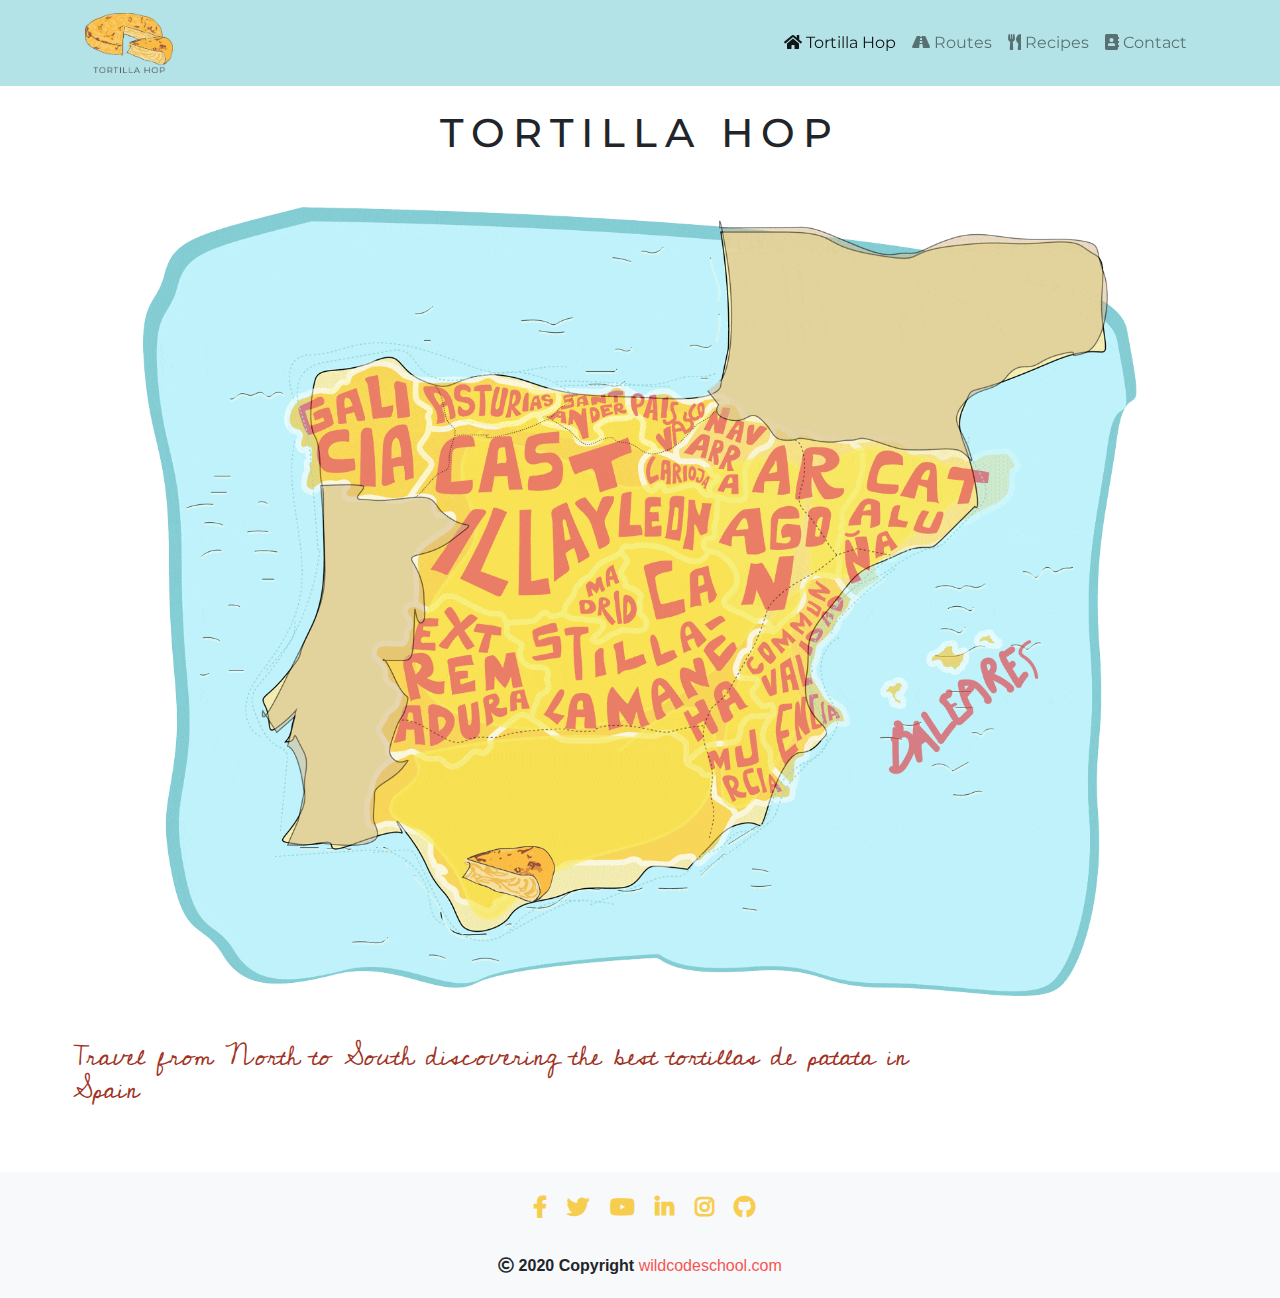
<file: index.html>
<!DOCTYPE html>
<html lang="en">

<head>
  <meta charset="UTF-8">
  <meta name="viewport" content="width=device-width, initial-scale=1.0">
  <meta http-equiv="X-UA-Compatible" content="ie=edge">
  <title>Tortilla Hop</title>
  <link rel="stylesheet" href="https://stackpath.bootstrapcdn.com/bootstrap/4.4.1/css/bootstrap.min.css"
    integrity="sha384-Vkoo8x4CGsO3+Hhxv8T/Q5PaXtkKtu6ug5TOeNV6gBiFeWPGFN9MuhOf23Q9Ifjh" crossorigin="anonymous">
  <link href="https://maxcdn.bootstrapcdn.com/font-awesome/4.7.0/css/font-awesome.min.css" rel="stylesheet">
  <link rel="stylesheet" href="https://cdnjs.cloudflare.com/ajax/libs/font-awesome/5.11.2/css/all.css">
  <link
    href="https://fonts.googleapis.com/css?family=Cedarville+Cursive|Josefin+Sans|Josefin+Slab|Montserrat|Montserrat+Alternates|Oswald&display=swap"
    rel="stylesheet">
  <link href="https://fonts.googleapis.com/css?family=Cardo:400,400i,700&display=swap" rel="stylesheet"> 
  <link rel="stylesheet" href="./css/style.css">
  <link rel="apple-touch-icon" sizes="180x180" href="/fav_icon/apple-touch-icon.png">
  <link rel="icon" type="image/png" sizes="32x32" href="/fav_icon/favicon-32x32.png">
  <link rel="icon" type="image/png" sizes="16x16" href="/fav_icon/favicon-16x16.png">
  <link rel="manifest" href="/fav_icon/site.webmanifest">
  <meta name="msapplication-TileColor" content="#da532c">
  <meta name="theme-color" content="#ffffff">
</head>

<body>
  <!-- menu navegacion bootstrap -->
  <header>
    <nav class="navbar navbar-expand-lg navbar-light bg-light navbar-fixed-top">
      <div class="container">
        <a class="navbar-brand" href="index.html"><img class="logo" src="img/tortilla_logo.png"
            alt="Tortilla Hop's logo"></a>
        <button class="navbar-toggler" type="button" data-toggle="collapse" data-target="#navbarNavAltMarkup"
          aria-controls="navbarNavAltMarkup" aria-expanded="false" aria-label="Toggle navigation">
          <span class="navbar-toggler-icon"></span>
        </button>
        <div class="collapse navbar-collapse" id="navbarNavAltMarkup">
          <div class="navbar-nav">
            <a class="nav-item nav-link active" href="index.html"> <i class="fas fa-home"></i> Tortilla Hop <span
                class="sr-only">(current)</span></a>
            <a class="nav-item nav-link" href="/html/routes.html"> <i class="fas fa-road"></i> Routes</a>
            <a class="nav-item nav-link" href="/html/recipes.html"><i class="fas fa-utensils"></i> Recipes</a>
            <a class="nav-item nav-link" href="/html/contact.html"><i class="fas fa-address-book"></i> Contact</a>
          </div>
        </div>
      </div>
    </nav>
  </header>
  <div class="container_inicio">
    <div class="title_tortilla">
      <h1 class="text_title">Tortilla Hop</h1>
    </div>

    <!-- img gif portada mapa tortilla -->

    <div class="imagen mapa tortilla">
      <img src="./img/mapa_tortilla_opt.gif" class="map_animated col-xs-1 col-sm-8 col-md-8  col-lg-9 col-xl-10"
        alt="mapa de España dividido por regiones y tipos de tortilla de patata">
    </div>

    <div class="motto">
      <h2>Travel from North to South discovering the best tortillas de patata in Spain</h2>
    </div>
  </div>


  <!-- FOOTER -->
  <footer class="page-footer font-small special-color-dark pt-4">

    <!-- Footer Elements -->
    <div class="container">

      <!-- Social buttons -->
      <ul class="list-unstyled list-inline text-center">
        <li class="list-inline-item">
          <a class="btn-floating btn-fb mx-1">
            <a href="https://es-es.facebook.com/"target="_blank"><i class="fab fa-facebook-f facebook" ></i></a>
          </a>
        </li>
        <li class="list-inline-item">
          <a class="btn-floating btn-tw mx-1">
            <a href="https://twitter.com/?lang=es" target="_blank"><i class="fab fa-twitter twitter"></i></a>
          </a>
        </li>
        <li class="list-inline-item">
          <a class="btn-floating btn-gplus mx-1">
            <a href="https://www.youtube.com/?hl=es&gl=ES" target="_blank"><i class="fab fa-youtube youtube"></i></a>
          </a>
        </li>
        <li class="list-inline-item">
          <a class="btn-floating btn-li mx-1">
            <a href="https://es.linkedin.com/" target="_blank"><i class="fab fa-linkedin-in linkedin"></i></a>
          </a>
        </li>
        <li class="list-inline-item">
          <a class="btn-floating btn-instagram mx-1">
            <a href="https://www.instagram.com/?hl=es" target="_blank"><i class="fab fa-instagram instagram"></i></a>
          </a>
        </li>
        <li class="list-inline-item">
          <a class="btn-floating btn-fb mx-1">
            <a href="https://github.com/" target="_blank"><i class="fab fa-github github"></i></a>
          </a>
        </li>
      </ul>
    </div>
    <!-- Copyright -->
    <div class="footer-copyright text-center py-3"><i class="far fa-copyright"></i> <strong>2020 Copyright</strong>
      <a class="pink" href="https://www.wildcodeschool.com/es-ES" target="_blank"> wildcodeschool.com</a>
    </div>
  </footer>

  <!-- jQuery first, then Popper.js, then Bootstrap JS -->
  <script src="https://code.jquery.com/jquery-3.4.1.slim.min.js"
    integrity="sha384-J6qa4849blE2+poT4WnyKhv5vZF5SrPo0iEjwBvKU7imGFAV0wwj1yYfoRSJoZ+n"
    crossorigin="anonymous"></script>
  <script src="https://cdn.jsdelivr.net/npm/popper.js@1.16.0/dist/umd/popper.min.js"
    integrity="sha384-Q6E9RHvbIyZFJoft+2mJbHaEWldlvI9IOYy5n3zV9zzTtmI3UksdQRVvoxMfooAo"
    crossorigin="anonymous"></script>
  <script src="https://stackpath.bootstrapcdn.com/bootstrap/4.4.1/js/bootstrap.min.js"
    integrity="sha384-wfSDF2E50Y2D1uUdj0O3uMBJnjuUD4Ih7YwaYd1iqfktj0Uod8GCExl3Og8ifwB6"
    crossorigin="anonymous"></script>
</body>

</html>
</file>
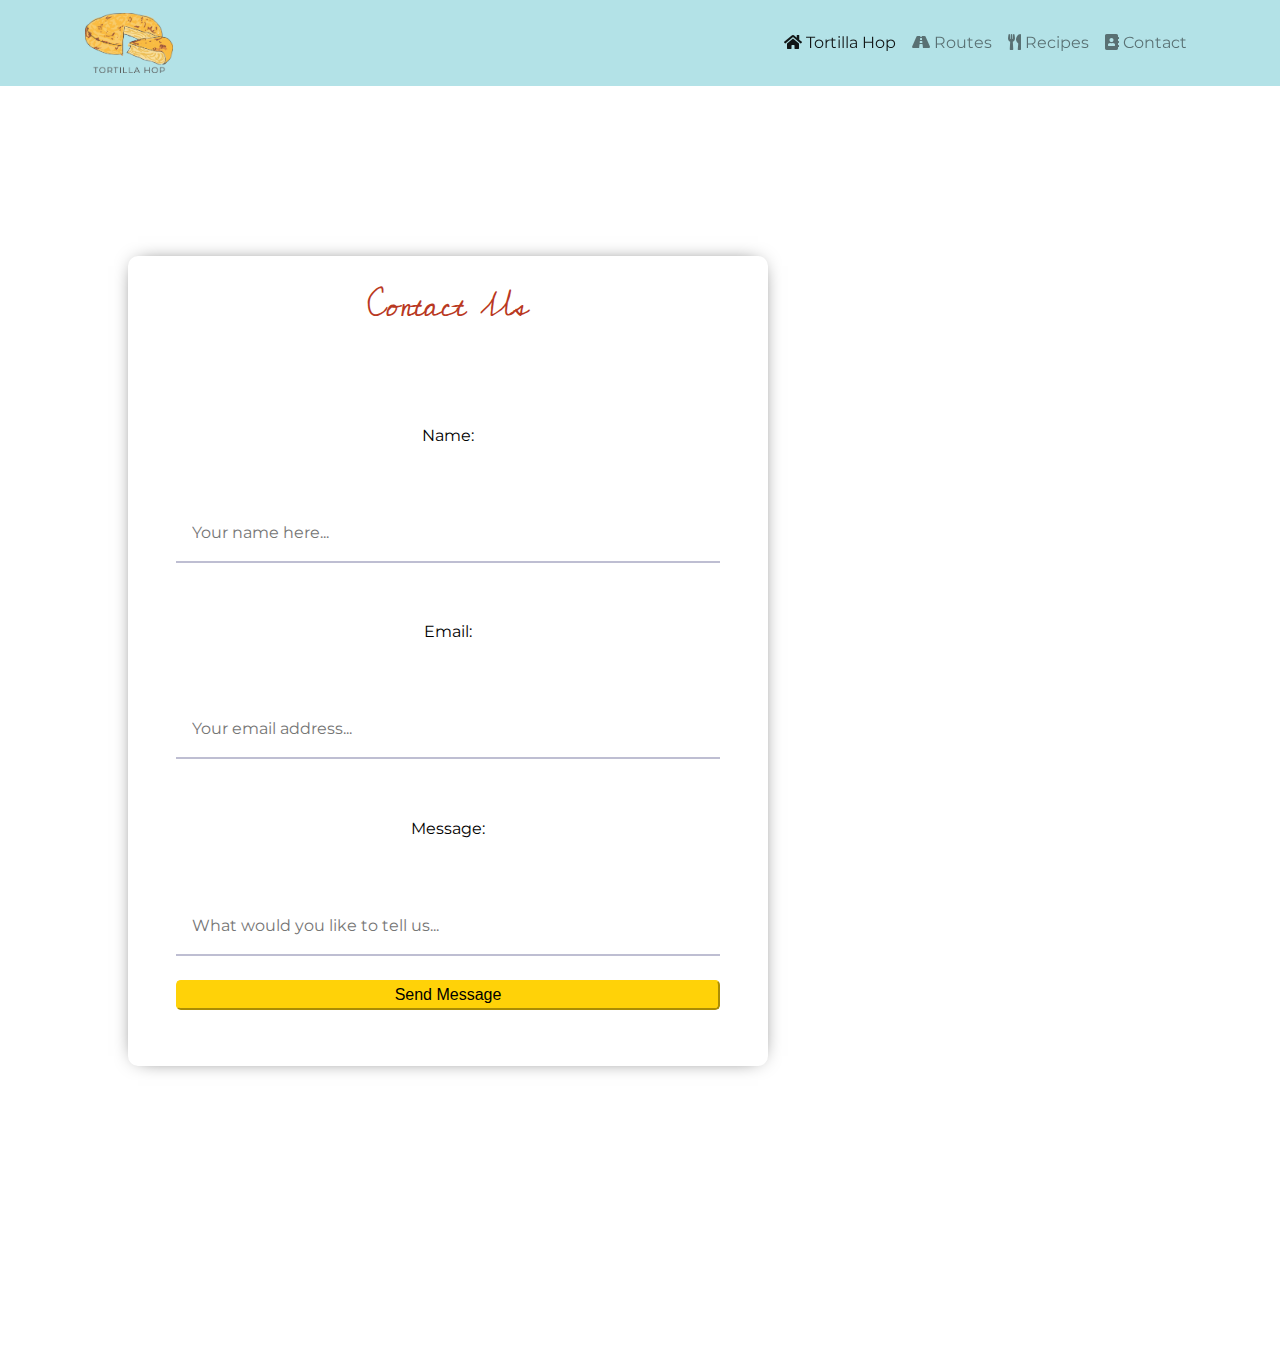
<file: html/contact.html>
<!DOCTYPE html>
<html lang="en">

<head>
  <meta charset="UTF-8">
  <meta name="viewport" content="width=device-width, initial-scale=1.0">
  <meta http-equiv="X-UA-Compatible" content="ie=edge">
  <title>Tortilla Hop</title>
  <link rel="stylesheet" href="https://stackpath.bootstrapcdn.com/bootstrap/4.4.1/css/bootstrap.min.css"
    integrity="sha384-Vkoo8x4CGsO3+Hhxv8T/Q5PaXtkKtu6ug5TOeNV6gBiFeWPGFN9MuhOf23Q9Ifjh" crossorigin="anonymous">
  <link href="https://maxcdn.bootstrapcdn.com/font-awesome/4.7.0/css/font-awesome.min.css" rel="stylesheet">
  <link rel="stylesheet" href="https://cdnjs.cloudflare.com/ajax/libs/font-awesome/5.11.2/css/all.css">
  <link
    href="https://fonts.googleapis.com/css?family=Cedarville+Cursive|Josefin+Sans|Josefin+Slab|Montserrat|Montserrat+Alternates|Oswald&display=swap"
    rel="stylesheet">
  <link rel="stylesheet" href="/css/style.css">
  <link rel="apple-touch-icon" sizes="180x180" href="/fav_icon/apple-touch-icon.png">
  <link rel="icon" type="image/png" sizes="32x32" href="/fav_icon/favicon-32x32.png">
  <link rel="icon" type="image/png" sizes="16x16" href="/fav_icon/favicon-16x16.png">
  <link rel="manifest" href="/fav_icon/site.webmanifest">
  <meta name="msapplication-TileColor" content="#da532c">
  <meta name="theme-color" content="#ffffff">

</head>

<body>
  <!-- menu navegacion bootstrap -->
  
  <header>
    <nav class="navbar navbar-expand-lg navbar-light bg-light navbar-fixed-top">
      <div class="container">
        <a class="navbar-brand" href="/index.html"><img class="logo" src="/img/tortilla_logo.png"
            alt="Tortilla Hop's logo"></a>
        <button class="navbar-toggler" type="button" data-toggle="collapse" data-target="#navbarNavAltMarkup"
          aria-controls="navbarNavAltMarkup" aria-expanded="false" aria-label="Toggle navigation">
          <span class="navbar-toggler-icon"></span>
        </button>
        <div class="collapse navbar-collapse" id="navbarNavAltMarkup">
          <div class="navbar-nav">
            <a class="nav-item nav-link active" href="/index.html"><i class="fas fa-home"></i> Tortilla Hop <span
                class="sr-only">(current)</span></a>
            <a class="nav-item nav-link" href="/html/routes.html"> <i class="fas fa-road"></i> Routes</a>
            <a class="nav-item nav-link" href="/html/recipes.html"><i class="fas fa-utensils"></i> Recipes</a>
            <a class="nav-item nav-link" href="/html/contact.html"><i class="fas fa-address-book"></i> Contact</a>
          </div>
        </div>
      </div>
    </nav>
  </header>

  <section id="contact">
    
    <div class="container_contact">
      <form class="form">
        <h2>Contact Us</h2>
    ​
        <label for="name">Name:</label>
        <input type="text" name="name" id="name" placeholder="Your name here..." required>
        
        <label for="email">Email:</label>
        <input type="email" name="email" id="email" placeholder="Your email address..." required>
        
        <label for="message">Message:</label>
        <input type="text" name="message" id="message" placeholder="What would you like to tell us...">
          
    ​
        
        <button class="button" type="submit">Send Message</button>
    ​
      </form>
    </div>
      </section>
    ​
    ​
    ​
    ​
    ​
    ​
    ​
    ​
    ​
          <!-- jQuery first, then Popper.js, then Bootstrap JS -->
          <script src="https://code.jquery.com/jquery-3.4.1.slim.min.js"
            integrity="sha384-J6qa4849blE2+poT4WnyKhv5vZF5SrPo0iEjwBvKU7imGFAV0wwj1yYfoRSJoZ+n"
            crossorigin="anonymous"></script>
          <script src="https://cdn.jsdelivr.net/npm/popper.js@1.16.0/dist/umd/popper.min.js"
            integrity="sha384-Q6E9RHvbIyZFJoft+2mJbHaEWldlvI9IOYy5n3zV9zzTtmI3UksdQRVvoxMfooAo"
            crossorigin="anonymous"></script>
          <script src="https://stackpath.bootstrapcdn.com/bootstrap/4.4.1/js/bootstrap.min.js"
            integrity="sha384-wfSDF2E50Y2D1uUdj0O3uMBJnjuUD4Ih7YwaYd1iqfktj0Uod8GCExl3Og8ifwB6"
            crossorigin="anonymous"></script>
    </body>
    ​
    </html>
    ​
    ​
    ​
    ​
    ​
    ​
    ​
    ​
    ​
    ​
    ​

      
  




      <!-- jQuery first, then Popper.js, then Bootstrap JS -->
      <script src="https://code.jquery.com/jquery-3.4.1.slim.min.js"
        integrity="sha384-J6qa4849blE2+poT4WnyKhv5vZF5SrPo0iEjwBvKU7imGFAV0wwj1yYfoRSJoZ+n"
        crossorigin="anonymous"></script>
      <script src="https://cdn.jsdelivr.net/npm/popper.js@1.16.0/dist/umd/popper.min.js"
        integrity="sha384-Q6E9RHvbIyZFJoft+2mJbHaEWldlvI9IOYy5n3zV9zzTtmI3UksdQRVvoxMfooAo"
        crossorigin="anonymous"></script>
      <script src="https://stackpath.bootstrapcdn.com/bootstrap/4.4.1/js/bootstrap.min.js"
        integrity="sha384-wfSDF2E50Y2D1uUdj0O3uMBJnjuUD4Ih7YwaYd1iqfktj0Uod8GCExl3Og8ifwB6"
        crossorigin="anonymous"></script>
</body>

</html>
</file>
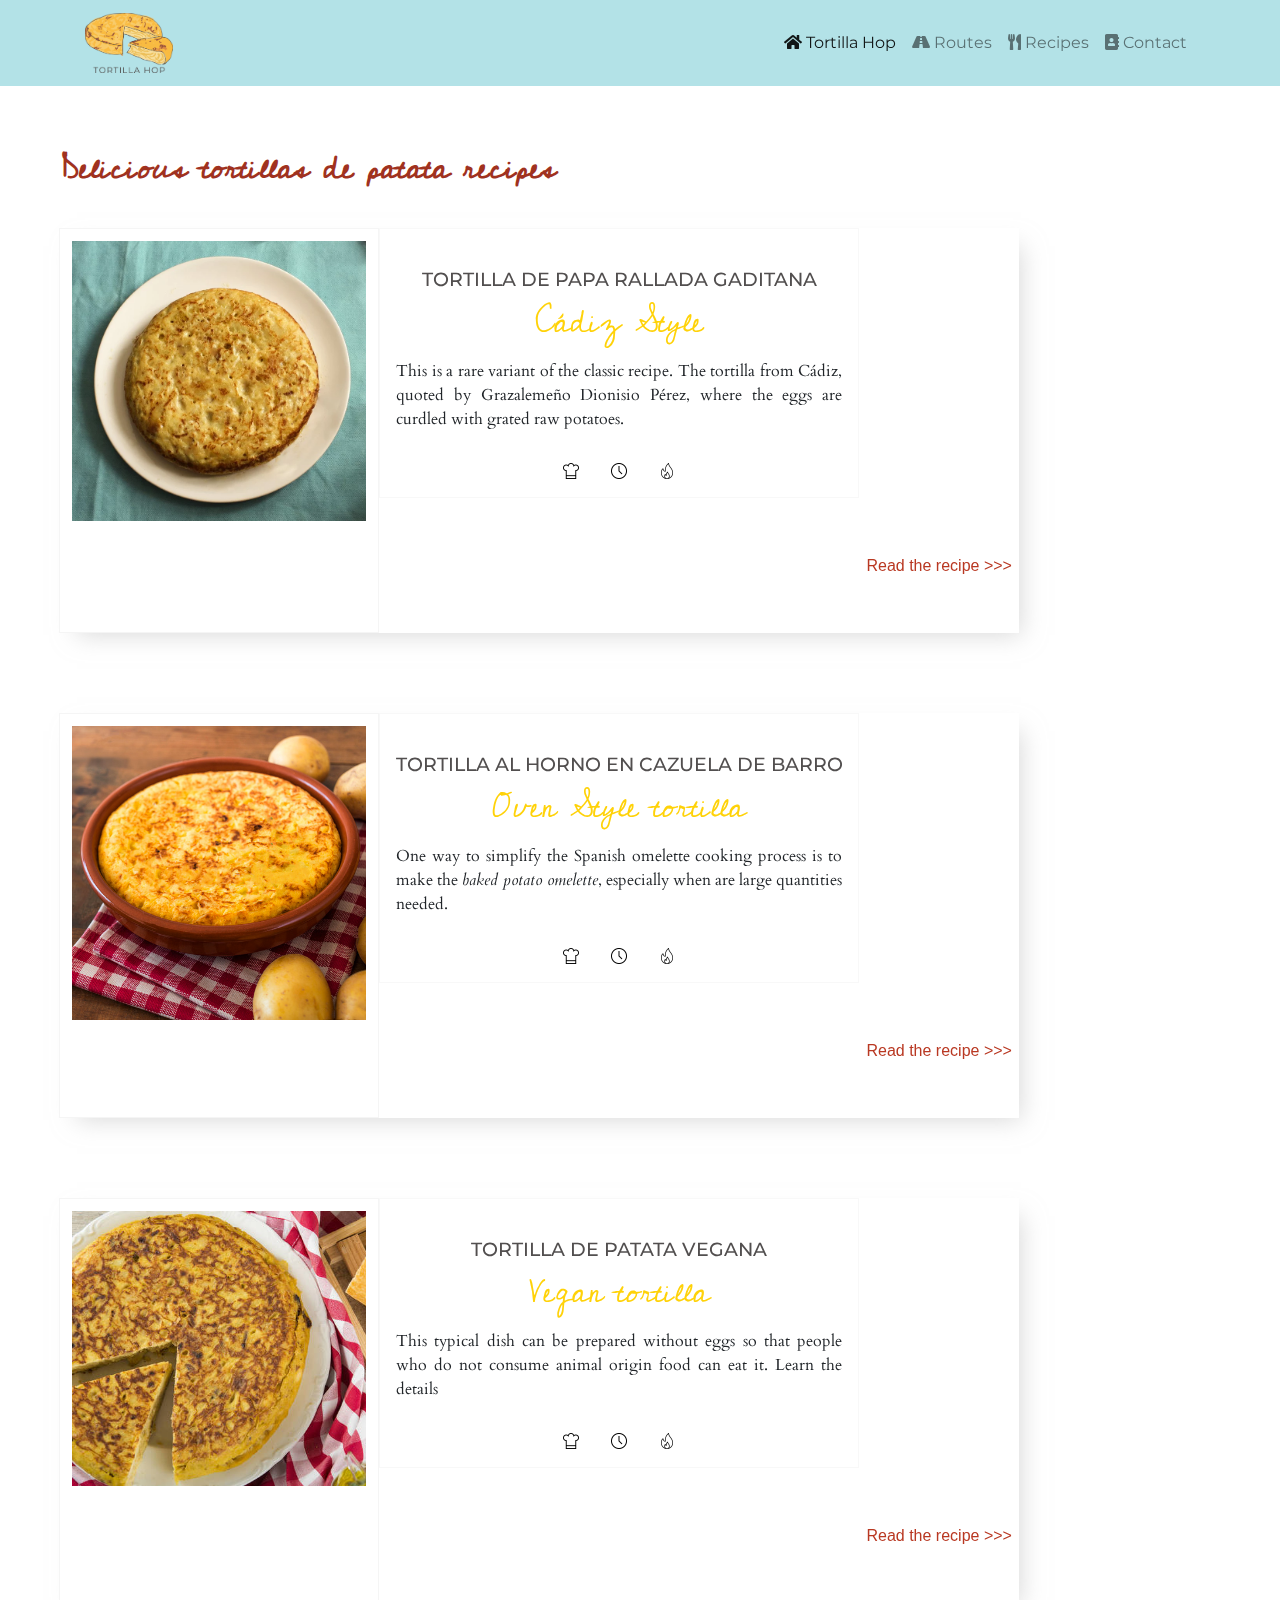
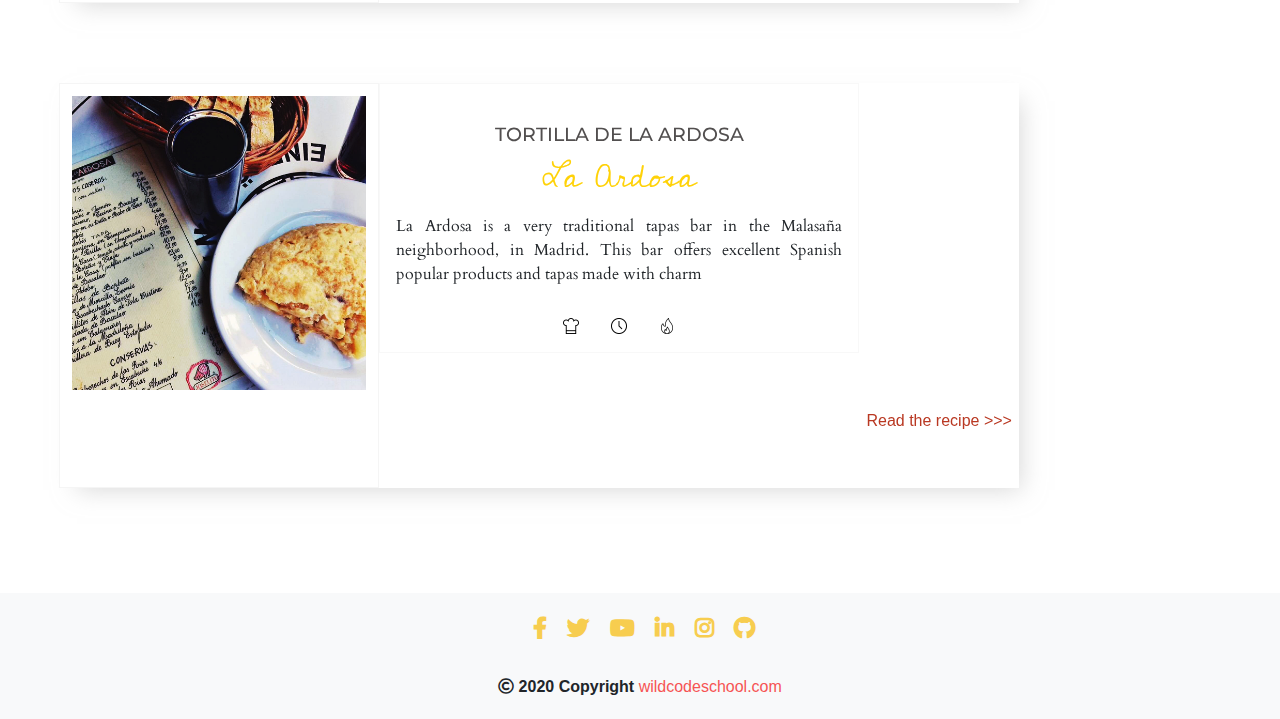
<file: html/recipes.html>
<!DOCTYPE html>
<html lang="en">

<head>
  <meta charset="UTF-8">
  <meta name="viewport" content="width=device-width, initial-scale=1.0">
  <meta http-equiv="X-UA-Compatible" content="ie=edge">
  <title>Tortilla Hop</title>
  <link rel="stylesheet" href="https://stackpath.bootstrapcdn.com/bootstrap/4.4.1/css/bootstrap.min.css"
    integrity="sha384-Vkoo8x4CGsO3+Hhxv8T/Q5PaXtkKtu6ug5TOeNV6gBiFeWPGFN9MuhOf23Q9Ifjh" crossorigin="anonymous">
  <link href="https://maxcdn.bootstrapcdn.com/font-awesome/4.7.0/css/font-awesome.min.css" rel="stylesheet">
  <link rel="stylesheet" href="https://cdnjs.cloudflare.com/ajax/libs/font-awesome/5.11.2/css/all.css">
  <link
    href="https://fonts.googleapis.com/css?family=Cedarville+Cursive|Josefin+Sans|Josefin+Slab|Montserrat|Montserrat+Alternates|Oswald&display=swap"
    rel="stylesheet">
  <link href="https://fonts.googleapis.com/css?family=Cardo:400,400i,700&display=swap" rel="stylesheet">
  <link rel="stylesheet" href="/css/style.css">
  <link rel="apple-touch-icon" sizes="180x180" href="/fav_icon/apple-touch-icon.png">
  <link rel="icon" type="image/png" sizes="32x32" href="/fav_icon/favicon-32x32.png">
  <link rel="icon" type="image/png" sizes="16x16" href="/fav_icon/favicon-16x16.png">
  <link rel="manifest" href="/fav_icon/site.webmanifest">
  <meta name="msapplication-TileColor" content="#da532c">
  <meta name="theme-color" content="#ffffff">

</head>

<body>
  <!-- menu navegacion bootstrap -->
  <div>
    <nav class="navbar navbar-expand-lg navbar-light bg-light navbar-fixed-top">
      <div class="container">
        <a class="navbar-brand" href="/index.html"><img class="logo" src="/img/tortilla_logo.png"
            alt="Tortilla Hop's logo"></a>
        <button class="navbar-toggler" type="button" data-toggle="collapse" data-target="#navbarNavAltMarkup"
          aria-controls="navbarNavAltMarkup" aria-expanded="false" aria-label="Toggle navigation">
          <span class="navbar-toggler-icon"></span>
        </button>
        <div class="collapse navbar-collapse" id="navbarNavAltMarkup">
          <div class="navbar-nav">
            <a class="nav-item nav-link active" href="/index.html"><i class="fas fa-home"></i> Tortilla Hop <span
                class="sr-only">(current)</span></a>
            <a class="nav-item nav-link" href="routes.html"><i class="fas fa-road"></i> Routes</a>
            <a class="nav-item nav-link" href="recipes.html"><i class="fas fa-utensils"></i> Recipes</a>
            <a class="nav-item nav-link" href="contact.html"><i class="fas fa-address-book"></i> Contact</a>
          </div>
        </div>
      </div>
  </div>

  <!-- TITLE RECIPES BOX -->
  <div class="recipes_title_subtitle">
    <h2 class="h2_recipes">Delicious tortillas de patata recipes</h2>
  </div>

  <!-- HORIZONTAL CARDS RECIPES -->
  <div class="external_container_Hcards">

    <div class="flip-card">
      <div class="flip-card-inner">
        <div class="flip-card-front">
          <div class="horizontal_recipe_card">
            <div class="img_part">
              <img src="/img/tortilla_recetas/tortilla_papa_rallada.webp" alt="tortilla cooked with grated potato">
            </div>
            <div class="description_part">
              <h3>Tortilla de papa rallada gaditana</h3>
              <h4>Cádiz Style</h4>
              <p>This is a rare variant of the classic recipe. The tortilla from Cádiz, quoted by Grazalemeño Dionisio
                Pérez,
                where the eggs are curdled with grated raw potatoes.</p>
                <div class="cook_icons">
                  <img src="/img/tortilla_recetas/icons_cooking/chef.png" alt="icono dificultad cocina">
                  <img src="/img/tortilla_recetas/icons_cooking/clock 2.png" alt="tiempo cocinar">
                  <img src="/img/tortilla_recetas/icons_cooking/fire 2.png" alt="icono dificultad kcal">
                </div>
            </div>
            <!--link to external recipe -->
            <div class="recipe_link">
              <a id="textlink" href="https://www.directoalpaladar.com/recetario/receta-de-tortilla-de-patatas-al-horno"
                target="_blank">Read the recipe >>></a>
            </div>
          </div>
        </div>

        <div class="flip-card-back">
          <div class="left_text">
            <h4>Ingredients: 4portions</h4>
            <div class="ingredients">
              <ul class="ingredients_list">
                <li>6 medium-size potatoes</li>
                <li>7 eggs</li>
                <li>1/2 big onion</li>
                <li>Extra virgin olive oil, Olivar Sierra de Cádiz</li>
                <li>salt</li>
              </ul>
            </div>
          </div>
          <div class="right_text">
            <h5>STEP BY STEP</h5>
            <ol>
              <li>Peel and clean the potatoes and the onion. Slice and grate them. Peel and chop the garlic clove as
                well</li>
              <li>Crack the eggs</li>
              <li>In a frying pan with olive oil, preferably a small pan, so it gets thicker, stir the potato (+ salt)
                over low heat.</li>
              <li>Check that it is done on all sides. 10 min. Add the onion (+ salt) and garlic. </li>
              <li>Add the potato, stirring occasionally, for about 30 min. Simmer. Stir and turn for 5 more minutes.
              </li>
              <li>Turn off and introduce the mixture with the beaten eggs. Mix well, until it is homogeneous.</li>
              <li>Put 4 drops of oil in the pan, and wait till is hot</li>
              <li>Pour the mixture and simmer it, slowly, turning the pan towards the corners so that the whole egg is
                set. Turn it over a couple of times until you see it at its cooked. Enjoy!</li>
            </ol>
          </div>
        </div>
      </div>
    </div>

    <div class="flip-card">
      <div class="flip-card-inner">
        <div class="flip-card-front">
          <div class="horizontal_recipe_card">
            <div class="img_part">
              <img src="/img/tortilla_recetas/tortilla_horno_cazuela.jpg" alt="tortilla de patata recipe, oven style">
            </div>
            <div class="description_part">
              <h3>Tortilla al horno en cazuela de barro</h3>
              <h4>Oven Style tortilla</h4>
              <p>One way to simplify the Spanish omelette cooking process is to make the <em>baked potato omelette</em>, especially when are large quantities needed.</p>
              <div class="cook_icons">
                <img src="/img/tortilla_recetas/icons_cooking/chef.png" alt="icono dificultad cocina">
                <img src="/img/tortilla_recetas/icons_cooking/clock 2.png" alt="tiempo cocinar">
                <img src="/img/tortilla_recetas/icons_cooking/fire 2.png" alt="icono dificultad kcal">
              </div>
            </div>
            <!--link to external recipe -->
            <div class="recipe_link">
              <a id="textlink" href="https://www.directoalpaladar.com/recetario/receta-de-tortilla-de-patatas-al-horno"
                target="_blank">Read the recipe >>></a>
            </div>

          </div>
        </div>

        <div class="flip-card-back">
          <div class="left_text">
            <h4>Ingredients: 4portions</h4>
            <div class="ingredients">
              <ul class="ingredients_list">
                <li>1kg potatoes</li>
                <li>6 eggs</li>
                <li>Extra virgin olive oil</li>
                <li>salt</li>
                <li>Earthenware pot 20cm diameter</li>
              </ul>
            </div>
          </div>
          <div class="right_text">
            <h5>STEP BY STEP</h5>
            <ol>
              <li>Wash and cut into medium size dices the potatoes</li>
              <li>Salt the potatoes and fry them in hot oil, until they are half cooked. Remove them from the oil, drain and store them for later.</li>
              <li>Beat the eggs in a bowl with a pinch of salt</li>
              <li>Add the previously drained fries to the beaten eggs and mix the ingredients</li>
              <li>Preheat the oven to 200 ° C.</li>
              <li>Spread virgin olive oil over the mold where the potato omelette will be baked.
                Once the mold is ready, add the mixture of eggs and potatoes.
                Cook the potato tortilla in the preheated oven at 200 ° C for about 15-20 minutes. The time will depend on how much cooked you like. Enjoy!</li>
            </ol>
          </div>
        </div>
      </div>
    </div>

    <div class="flip-card">
      <div class="flip-card-inner">
        <div class="flip-card-front">
          <div class="horizontal_recipe_card">
            <div class="img_part">
              <img src="/img/tortilla_recetas/tortilla_vegana.jpg" alt="tortilla de patata recipe, oven style">
            </div>
            <div class="description_part">
              <!--link to external recipe -->
              <h3>Tortilla de patata vegana</h3>
              <h4>Vegan tortilla</h4>
              <p>This typical dish can be prepared without eggs so that people who do not consume animal origin food can
                eat it. Learn the details</p>
                <div class="cook_icons">
                  <img src="/img/tortilla_recetas/icons_cooking/chef.png" alt="icono dificultad cocina">
                  <img src="/img/tortilla_recetas/icons_cooking/clock 2.png" alt="tiempo cocinar">
                  <img src="/img/tortilla_recetas/icons_cooking/fire 2.png" alt="icono dificultad kcal">
                </div>
            </div>
            <div class="recipe_link">
              <a id="textlink" href="https://www.directoalpaladar.com/recetario/receta-de-tortilla-de-patatas-al-horno"
                target="_blank">Read the recipe >>></a>
            </div>

          </div>
        </div>

        <div class="flip-card-back">
          <div class="left_text">
            <h4>Ingredients: 4portions</h4>
            <div class="ingredients">
              <ul class="ingredients_list">
                <ul class="ingredients_list">
                  <li>800g potatoes</li>
                  <li>Chickpea flour 16sp/li>
                  <li>1/2 big onion</li>
                  <li>250ml water</li>
                  <li>Extra virgin olive oil</li>
                  <li>salt</li>
                </ul>
            </div>
          </div>
          <div class="right_text">
            <h5>STEP BY STEP</h5>
            <ol>
              <li>Peel the potatoes and chop them into thin slices. Cut the onion into very small pieces.</li>
              <li>In a pan add plenty of oil and when it is hot we add the potatoes, onion and salt.
                Cover with a lid and let the potatoes cook over medium heat until they are done, (about 20 min).</li>
              <li>Stir occasionally so that they do not stick to the pan. Strain the potatoes and onion with a slotted
                spoon or with a strainer to remove the oil.</li>
              <li>In a bowl add the 16 tablespoons of flour and water, beat until you get a homogeneous mixture, add a
                pinch of salt and the cooked potatoes and onion. Remove.</li>
              <li>In a pan, add 1 or 2 tsp of oil and when it is hot, pour the mixture and let it set on medium heat for
                about 5 min./li>
              <li>Flip the tortilla with a plate to cook it on the other side for another 5 min. Flip it more times if
                necessary. Enjoy!</li>
            </ol>
          </div>
        </div>
      </div>
    </div>



    <div class="flip-card">
      <div class="flip-card-inner">
        <div class="flip-card-front">
          <div class="horizontal_recipe_card">
            <div class="img_part">
              <img src="/img/tortilla_recetas/tortilla_ardosa2.jpg" alt="tortilla de patata from La Ardosa">
            </div>
            <div class="description_part">
              <!--link to external recipe -->
              <h3>Tortilla de La Ardosa</h3>
              <h4>La Ardosa</h4>
              <p> La Ardosa is a very traditional tapas bar in the Malasaña neighborhood, in Madrid. This bar offers
                excellent Spanish popular products and tapas made with charm</p>
                <div class="cook_icons">
                  <img src="/img/tortilla_recetas/icons_cooking/chef.png" alt="icono dificultad cocina">
                  <img src="/img/tortilla_recetas/icons_cooking/clock 2.png" alt="tiempo cocinar">
                  <img src="/img/tortilla_recetas/icons_cooking/fire 2.png" alt="icono dificultad kcal">
                </div>
            </div>
            <div class="recipe_link">
              <a id="textlink" href="https://www.directoalpaladar.com/recetario/receta-de-tortilla-de-patatas-al-horno"
                target="_blank">Read the recipe >>></a>
            </div>

          </div>
        </div>

        <div class="flip-card-back">
          <div class="left_text">
            <h4>Ingredients: 4portions</h4>
            <div class="ingredients">
              <ul class="ingredients_list">
                <li>5 medium-size <em>Monalisa</em> potatoes</li>
                <li>7 eggs</li>
                <li>1/2 big onion</li>
                <li>Extra virgin <em>Lorietta</em> olive, from Montes de Toledo</li>
                <li>salt</li>
              </ul>
            </div>
          </div>
          <div class="right_text">
            <h5>STEP BY STEP</h5>
            <p>1. Peel the potatoes, wash and cut them with a knife, wide, with a length of about 3 cm and a thickness
              of between 2 and three mm. 2. Throw them in a bowl, along with the onion, cut in julienne and add salt.
              Meanwhile, heat a pan with enough oil. 3. Add the potatoes with the onion, where they remain covered by
              the oil, frying more than cooking, for about 15 min. Move the potatoes every 3 min, so that they are all
              done homogeneously. After 15min approximately, take them out and leave them in a container, so that the
              grease drains. Beat the eggs in a bowl, until they are fluffy. Add the drained potatoes with the onion.
              Mix them together just 30sec, just enough to mix and distribute evenly. Place a cast iron skillet of small
              diameter and high walls over medium heat. Pour a thread of virgin olive oil. Pretty hot, but not smoky,
              then pour the mix, for half a minute, constantly skimmering the outer edges. Turn around and have another
              half minute, proceeding in the same way with the skimmer. Take out and serve. Enjoy!
            </p>
          </div>

        </div>
      </div>
    </div>


  </div>
  </div>

  <!-- FOOTER -->
  <footer class="page-footer font-small special-color-dark pt-4">


    <!-- Footer Elements -->
    <div class="container">

      <!-- Social buttons -->
      <ul class="list-unstyled list-inline text-center">
        <li class="list-inline-item">
          <a class="btn-floating btn-fb mx-1">
            <a href="https://es-es.facebook.com/"target="_blank"><i class="fab fa-facebook-f facebook" ></i></a>
          </a>
        </li>
        <li class="list-inline-item">
          <a class="btn-floating btn-tw mx-1">
            <a href="https://twitter.com/?lang=es" target="_blank"><i class="fab fa-twitter twitter"></i></a>
          </a>
        </li>
        <li class="list-inline-item">
          <a class="btn-floating btn-gplus mx-1">
            <a href="https://www.youtube.com/?hl=es&gl=ES" target="_blank"><i class="fab fa-youtube youtube"></i></a>
          </a>
        </li>
        <li class="list-inline-item">
          <a class="btn-floating btn-li mx-1">
            <a href="https://es.linkedin.com/" target="_blank"><i class="fab fa-linkedin-in linkedin"></i></a>
          </a>
        </li>
        <li class="list-inline-item">
          <a class="btn-floating btn-instagram mx-1">
            <a href="https://www.instagram.com/?hl=es" target="_blank"><i class="fab fa-instagram instagram"></i></a>
          </a>
        </li>
        <li class="list-inline-item">
          <a class="btn-floating btn-fb mx-1">
            <a href="https://github.com/" target="_blank"><i class="fab fa-github github"></i></a>
          </a>
        </li>
      </ul>
    </div>
    <!-- Copyright -->
    <div class="footer-copyright text-center py-3"><i class="far fa-copyright"></i> <strong>2020 Copyright</strong>
      <a class="pink" href="https://www.wildcodeschool.com/es-ES" target="_blank"> wildcodeschool.com</a>
    </div>
  </footer>

  </div>


  <!-- jQuery first, then Popper.js, then Bootstrap JS -->
  <script src="https://code.jquery.com/jquery-3.4.1.slim.min.js"
    integrity="sha384-J6qa4849blE2+poT4WnyKhv5vZF5SrPo0iEjwBvKU7imGFAV0wwj1yYfoRSJoZ+n"
    crossorigin="anonymous"></script>
  <script src="https://cdn.jsdelivr.net/npm/popper.js@1.16.0/dist/umd/popper.min.js"
    integrity="sha384-Q6E9RHvbIyZFJoft+2mJbHaEWldlvI9IOYy5n3zV9zzTtmI3UksdQRVvoxMfooAo"
    crossorigin="anonymous"></script>
  <script src="https://stackpath.bootstrapcdn.com/bootstrap/4.4.1/js/bootstrap.min.js"
    integrity="sha384-wfSDF2E50Y2D1uUdj0O3uMBJnjuUD4Ih7YwaYd1iqfktj0Uod8GCExl3Og8ifwB6"
    crossorigin="anonymous"></script>
</body>

</html>

<div class="cardBox">

</div>
</file>
<file: css/style.css>
/* <--------------------------------FOOTER----------------------------> */
.page-footer{
  background-color:#f8f9fa;
  width: 100%;
  height: 126px;
  margin-top: 65px;

}



/* <--------------------SOCIAL BUTTONS-----------------------> */
.facebook,.linkedin,.twitter,.youtube,.instagram,.github{
  color: rgb(247, 205, 79);
}

.facebook,.linkedin,.instagram,.youtube,.twitter,.github{
  font-weight: bold;
  font-size: 22px;
} 

.facebook:hover,.linkedin:hover,.instagram:hover,.youtube:hover,.twitter:hover,.github:hover{
  color: black;
}


.pink{
  color: #f65454;
}


/* <----------------------------NAVBAR----------------------> */

.container_inicio {
display: block;
    margin: 4em 2em;
}
.logo {
  display: flex;
  height: 3em;
}

.navbar {
    font-family: 'Montserrat', sans-serif;
    justify-content: flex-end;
    position: fixed;
    width: 100%;
    z-index: 999;
    top: 0px;
    background-color:rgba(175, 224, 230, 0.95)!important;

    
}

.navbar-collapse {
    justify-content: flex-end;
}

.map_animated {
    display: block;
    margin: auto;
    width: 90%;
    padding: 10px;
}

.text_title {
    display: flex;
    justify-content: center;
    font-family: 'Montserrat', sans-serif;
    text-transform: uppercase;
    letter-spacing: 0.2em;
    margin: 1em auto;
    margin-top: 109px;
}

.motto h2 {
    display: flex;
    justify-content: center;
    font-size: 1.7em;
    width: 75%;
    
}
 h2 {
    color: rgb(160, 50, 31);
    margin: 1em 1.5em;
    font-weight: 2000;
    font-family: 'Cedarville Cursive', cursive;
 }

 h3 {
  color: rgb(160, 50, 31);
  margin: 1em 1.5em;
  font-size: 1.2em;
  font-weight: 2000;
  font-family: "Montserrat", sans-serif;
}

h4 {
  color: rgb(160, 50, 31);
  font-weight: 3000;
  font-size: 2.5vw;
  font-family: 'Cedarville Cursive', cursive;
}

.nav {
  list-style-type: none;
}



/* <-----------------------------ROUTES PAGE------------------------------> */
.divider_routes{
  margin: 40px auto;
}

.btn,btn-primary{
  margin-left: 150px;
  background-color: rgb(247, 205, 79);
  border: 1px solid white;
}

.btn:hover{
  background-color: black;
  border: 1px solid white;
} 

.h3_javi{
  font-family: "Montserrat", "sans-serif";
  color: black;
  margin: 1em auto;
  font-weight: bold;
  text-transform: uppercase;
  font-size: 20px;
  color: rgb(82, 79, 79);
}

.h2_javi{
  color: rgb(160, 50, 31);
  margin-top: 40px;
  font-family: 'Cedarville Cursive', cursive;
  font-weight: bold;
  margin-left: 0px;
  margin-top: 104px;
  font-size: 43px;
  margin-bottom: 10px;
}

.h2_index{
  margin-left: 195px;

}

.h2_recipes{
  margin: 150px 16px 0px 62px;
  font-weight: bold;
}
}


.p_javi{
  font-family: "cardo" , cursive;
  font-size: 17px;
  color: rgb(82, 79, 79);
}

.img-fluid:hover{
  opacity: 0.78;
}




.container_routes1{
  border: 1px solid black;
  height: 500px;
  margin: 3em 2em 2em 2em;
  display: flex;
  justify-content: space-around;
  align-items: center;
}

.horizontal_city_card{
  border: 1px solid black;
  height: 26rem;
  width: 40rem;
  justify-content: space-evenly;
}

.card{
  height: 32rem;
  justify-content: space-evenly;
}

.card p{
  font-family: 'Cardo', serif;
}

.card h5{
  font-family: 'Cedarville Cursive', cursive;
  
}

.routes_title_subtitle{
  margin: 3em 2em 2em 2em;
  
}

/* HORIZONTAL CARDS RECIPES */

.recipes_title_subtitle {
  margin: 3em 2em em 2em;
}

.external_container_Hcards {
  display: flex;
  flex-direction: column;
  align-content: space-around;
  margin: 0 1.2em;
}


/*declare a css grid, set width and height of the container, name cells*/
.horizontal_recipe_card {
  /*hide backface after rotation*/
  backface-visibility: hidden;
  width: 100%;
  height: 100%;
  display: grid;
  grid-template-columns: repeat(6, 1fr);
  grid-template-rows: repeat(3, 1fr);
  grid-template-areas: 
    "image image text text text ."
    "image image text text text ."
    "image image icons icons icons link";
  border: 1px rgba(243, 184, 184, 0.603);
  box-shadow: 10px 10px 23px -8px rgba(194,194,194,0.62);
}

/*declare section of the grid dedicated to image*/
.img_part { 
  grid-area: image;
  border: 1px solid rgba(224, 224, 224, 0.329);
  justify-self: stretch;
}

/*with > select child of the image div, and set sizing properties*/
.img_part > img {
    padding: 0.75rem;
    object-fit: cover;
    width: 100%;
    max-height: 100%;
}

/*the below assigns a section of the grid to each element, one for the text area, the other one for the link*/
.description_part {
  grid-area: text;
  border: 1px solid rgba(204, 204, 204, 0.137);
  text-align: center;
}

.description_part h2 {
  margin: 0.5em auto;
  font-family: 'Cedarville Cursive', cursive;
  font-weight: 2000;
} 

.description_part h3 {
  margin: 2em auto 0.7em;
  text-transform: uppercase;
  color: rgb(82, 79, 79);
} 

.description_part h4 {
  font-size: 2em;
  color: rgb(255, 210, 8)
  
} 

.recipe_link {
  grid-area: link;
  display: flex;
  text-align: center;
  justify-content: center;
}

#textlink {
  align-self: center;
  color: rgb(185, 56, 34);
  
}

.description_part p {
  font-family: 'Cardo', serif;
  font-size: 1em;
  text-align: justify;
  margin: 1em;
  
}

/* icons cooking */
.cook_icons {
  grid-area: icons;
  display: flex;
  flex-direction: row;
  justify-content: center;
}


.cook_icons img{
  margin: 1rem;
  width: 1rem;
}

/* FLIP CARD */
.flip-card {
  margin: 2.5rem;
  width: 75vw;
  height: 45vh;
  background-color: transparent;
  perspective: 1000px; /* Remove this if you don't want the 3D effect */
}

/* This container is needed to position the front and back side */
.flip-card-inner {
  position: relative;
  width: 100%;
  height: 100%;
  transition: transform 1.2s;
  transform-style: preserve-3d;
}

/* Do an horizontal flip when you move the mouse over the flip box container */
.flip-card:hover .flip-card-inner {
  transform: rotateX(180deg);
}

/* Position the front and back side */
.flip-card-front, .flip-card-back {
  position: absolute;
  width: 100%;
  height: 100%;
  backface-visibility: hidden;
}


/* Style the back side */
.flip-card-back {
  background-color: rgb(255, 229, 111);
  color: rgb(37, 37, 37);
  transform: rotateX(180deg);
  display: flex;
  border: 1px rgba(243, 184, 184, 0.603);


}

/* Back side divided in two blocks: left and right */
.left_text {
  flex-direction: column;
  grid-area: text1;
  border: 1px solid rgba(204, 204, 204, 0.137);
  text-align: left;
  width: 25%;
  margin: 0 1.2em;
  font-family: 'Cardo', serif;
  margin: 1em 0.5em 1em 2em;
  }

.ingredients_list {
  font-family: 'Cardo', serif;
  font-size: 0.85em;
  list-style: square;
  margin: 1.2em 0.2em 1em 0;
}
.left_text h4{
  font-size: 1.5em;
}

.right_text {
  margin: 1.5em 2em 1em 0;
  display: flex;
  flex-direction: column;
  width: 65%;
  font-family: 'Cardo', serif;
  color: black;
  font-size: 0.8em;
  text-align: justify;
  align-self: right;
}

.right_text h5 {
  color: rgb(66, 66, 66);
  font-family: 'Montserrat', sans-serif;
  font-weight: bolder;
  font-size: 1.2em;
  align-self: center;
  margin-left: 0.2em;
}


/* responsive cards */

@media screen and (max-width: 767px) {
  .flip-card{
    margin-left: 2.8%;
    margin-top: 3%;
    width: 46%;
  }
  .horizontal_recipe_card {
    height: 285px;
  }
  .flip-card:last-child {
    margin-bottom: 3%;
  }
  .description_part p {
    visibility: hidden;
  }
  .cook_icons {
    visibility: hidden;
  }
}

@media screen and (max-width: 480px) {
  .flip-card {
    width: 94.5%;
  }
  .horizontal_recipe_card  {
    height: 260px;
  }
  .description_part p {
    visibility: hidden;
  }
  .cook_icons {
    visibility: hidden;
  }
}

#contact {
    display: flex;
    align-items: center;
    justify-content: center;
    position: relative;
    margin-right: 30%;
    margin-top: 20%;
    margin-bottom: 20%;
}


form {
    /* center contact form */
    margin: 0 auto;
    /*define a flex box for the contact form, vertical direction */ 
    display: flex;
    align-items: center;
    flex-direction: column;
    justify-content: space-between;

    /* vw is used to allow re-sizing of the contact form depending on the size of the screen used */
    width: 50vw;
    height: 90vh;
    background: #ffffff;
    color: #000000;

    border-radius: 10px;
    box-shadow: 0 0 20px -10px #000;
    padding: 2rem 3rem;}

.form h2{
  margin: 0 auto;
  padding-bottom: 1rem;
  width: fit-content;
  color:rgb(185, 56, 34);

}

.form > label {
    font-family: 'montserrat';
    margin: auto;
}

label{
  font-family: 'montserrat';

}

input{
  font-family: 'montserrat';
  width: 100%;
  padding: 1rem;
  background: none;
  outline: none;
  resize: none;
  border: 0;
  transition: all .3s;
  border-bottom:2px solid #bebed2
}

input:focus{
  border-bottom: 2px solid #78788c
}


.container_contact {
  display: flex;
  justify-content: center;
}

.button {
  background-color: rgb(255, 210, 8);
  border-radius: 0.3em;
  border-color: rgb(255, 210, 8);
  width: 100%;
}

.bg_contact{
  position: absolute;
  width: 100%;
  height: 1490px;
  top: 40px;
  background-image: url("/img/fondo-tortilla-01.png");
  z-index: -1;
  opacity: 0.3;
}
</file>
